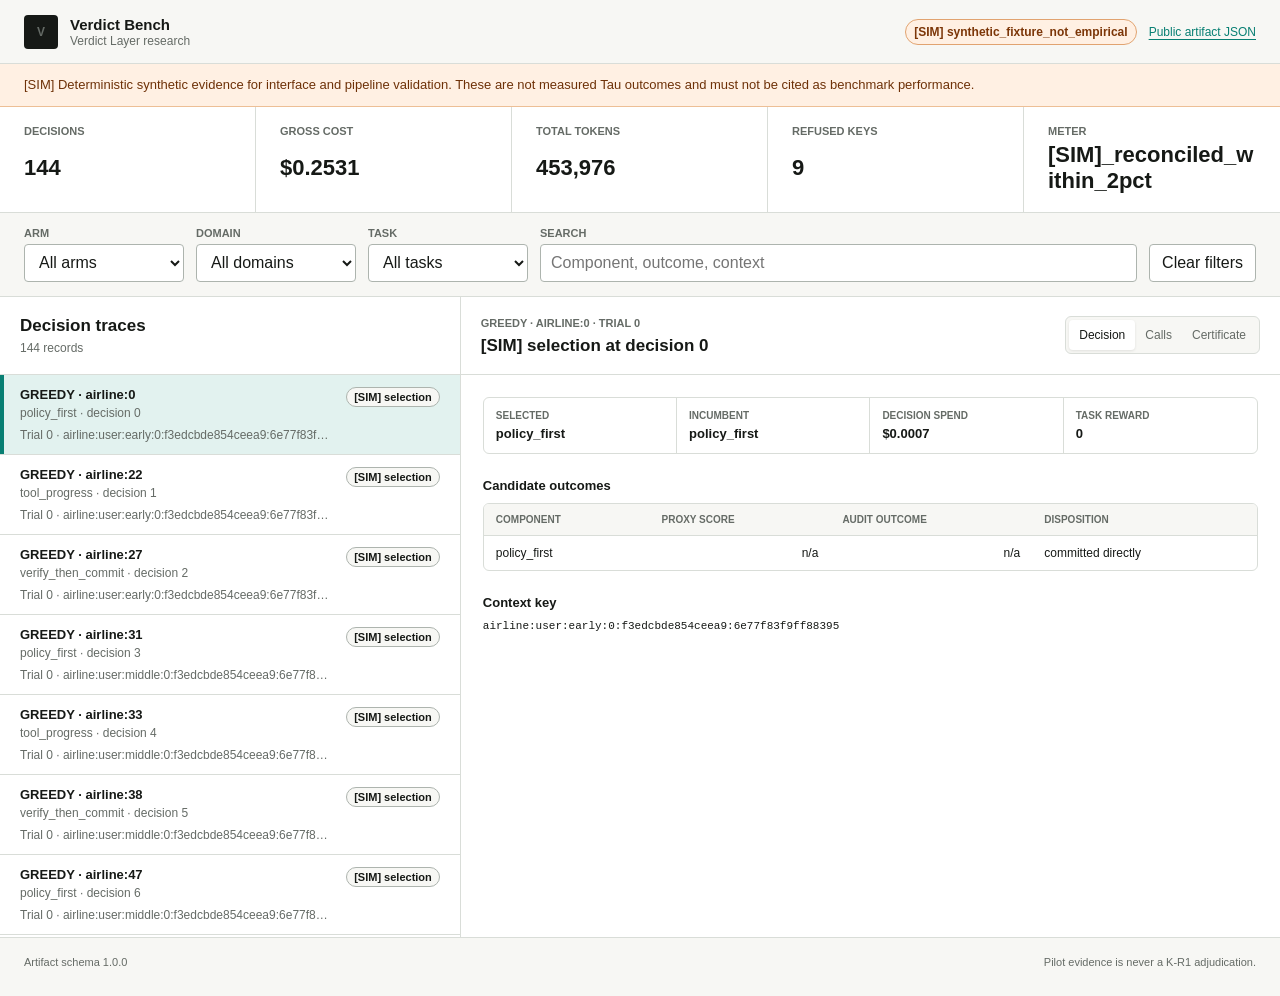
<file: site/index.html>
<!doctype html>
<html lang="en">
  <head>
    <meta charset="utf-8" />
    <meta name="viewport" content="width=device-width, initial-scale=1" />
    <meta name="description" content="Verdict Bench public decision trace explorer" />
    <title>Verdict Bench Trace Explorer</title>
    <link rel="stylesheet" href="styles.css?v=sim-v0.1.0-20260709b" />
  </head>
  <body>
    <header class="app-header">
      <div class="brand-block">
        <span class="brand-mark" aria-hidden="true">V</span>
        <div>
          <strong>Verdict Bench</strong>
          <span>Verdict Layer research</span>
        </div>
      </div>
      <div class="header-meta">
        <span id="run-status" class="status-badge">Loading</span>
        <a href="data.json">Public artifact JSON</a>
      </div>
    </header>

    <main>
      <section class="evidence-banner" id="evidence-banner" aria-live="polite"></section>

      <section class="metrics" aria-label="Run summary">
        <div><span>Decisions</span><strong id="metric-decisions">0</strong></div>
        <div><span>Gross cost</span><strong id="metric-cost">$0.00</strong></div>
        <div><span>Total tokens</span><strong id="metric-tokens">0</strong></div>
        <div><span>Refused keys</span><strong id="metric-refusals">0</strong></div>
        <div><span>Meter</span><strong id="metric-meter">n/a</strong></div>
      </section>

      <section class="control-band" aria-label="Trace filters">
        <label>
          <span>Arm</span>
          <select id="arm-filter"><option value="">All arms</option></select>
        </label>
        <label>
          <span>Domain</span>
          <select id="domain-filter"><option value="">All domains</option></select>
        </label>
        <label>
          <span>Task</span>
          <select id="task-filter"><option value="">All tasks</option></select>
        </label>
        <label class="search-control">
          <span>Search</span>
          <input id="trace-search" type="search" placeholder="Component, outcome, context" />
        </label>
        <button id="clear-filters" type="button">Clear filters</button>
      </section>

      <div class="workspace">
        <section class="decision-pane" aria-labelledby="decision-heading">
          <div class="pane-heading">
            <div>
              <h1 id="decision-heading">Decision traces</h1>
              <p id="result-count">0 records</p>
            </div>
          </div>
          <div id="decision-list" class="decision-list" role="listbox" tabindex="0"></div>
        </section>

        <section class="detail-pane" aria-labelledby="detail-title">
          <div class="detail-header">
            <div>
              <span id="detail-context" class="eyebrow">Select a trace</span>
              <h2 id="detail-title">Decision evidence</h2>
            </div>
            <div class="segmented" role="tablist" aria-label="Trace views">
              <button type="button" role="tab" data-tab="decision" aria-selected="true">Decision</button>
              <button type="button" role="tab" data-tab="calls" aria-selected="false">Calls</button>
              <button type="button" role="tab" data-tab="certificate" aria-selected="false">Certificate</button>
            </div>
          </div>
          <div id="detail-content" class="detail-content">
            <p class="empty-state">Choose a decision to inspect generation, scoring, spend, and certificate evidence.</p>
          </div>
        </section>
      </div>
    </main>

    <footer>
      <span id="provenance-line">Source provenance loading</span>
      <span>Pilot evidence is never a K-R1 adjudication.</span>
    </footer>

    <script src="data.js?v=sim-v0.1.0-20260709b"></script>
    <script src="app.js?v=sim-v0.1.0-20260709b"></script>
  </body>
</html>
</file>
<file: site/styles.css>
:root {
  color-scheme: light;
  --paper: #f7f7f4;
  --surface: #ffffff;
  --ink: #161916;
  --muted: #656b66;
  --line: #d9ddd8;
  --line-strong: #adb4ae;
  --teal: #087f73;
  --teal-soft: #e2f2ef;
  --orange: #c45f18;
  --orange-soft: #fff0e3;
  --red: #a93c35;
  --red-soft: #fae9e7;
  --focus: #0067a3;
  font-family: Inter, ui-sans-serif, -apple-system, BlinkMacSystemFont, "Segoe UI", sans-serif;
  font-size: 16px;
  letter-spacing: 0;
}

* {
  box-sizing: border-box;
}

body {
  margin: 0;
  min-width: 320px;
  background: var(--paper);
  color: var(--ink);
}

button,
input,
select {
  color: inherit;
  font: inherit;
  letter-spacing: 0;
}

button,
select,
input {
  border: 1px solid var(--line-strong);
  border-radius: 4px;
  background: var(--surface);
}

button {
  min-height: 38px;
  padding: 7px 12px;
  cursor: pointer;
}

button:hover {
  border-color: var(--ink);
}

button:focus-visible,
select:focus-visible,
input:focus-visible,
a:focus-visible,
.decision-row:focus-visible {
  outline: 3px solid color-mix(in srgb, var(--focus) 35%, transparent);
  outline-offset: 2px;
}

a {
  color: var(--teal);
  text-underline-offset: 3px;
}

.app-header {
  position: sticky;
  z-index: 10;
  top: 0;
  display: flex;
  min-height: 64px;
  align-items: center;
  justify-content: space-between;
  gap: 24px;
  padding: 10px 24px;
  border-bottom: 1px solid var(--line);
  background: color-mix(in srgb, var(--paper) 94%, transparent);
  backdrop-filter: blur(12px);
}

.brand-block,
.header-meta {
  display: flex;
  align-items: center;
  gap: 12px;
}

.brand-block > div {
  display: grid;
  gap: 1px;
}

.brand-block strong {
  font-size: 15px;
}

.brand-block span,
.header-meta {
  color: var(--muted);
  font-size: 12px;
}

.brand-mark {
  display: grid;
  width: 34px;
  height: 34px;
  place-items: center;
  border-radius: 4px;
  background: var(--ink);
  color: #fff;
  font-weight: 750;
}

.status-badge {
  display: inline-flex;
  min-height: 26px;
  align-items: center;
  padding: 3px 8px;
  border: 1px solid #e1a370;
  border-radius: 999px;
  background: var(--orange-soft);
  color: #7c3608;
  font-weight: 700;
}

main {
  width: min(1600px, 100%);
  margin: 0 auto;
}

.evidence-banner {
  min-height: 42px;
  padding: 11px 24px;
  border-bottom: 1px solid #edbf96;
  background: var(--orange-soft);
  color: #6e3108;
  font-size: 13px;
  line-height: 1.5;
}

.metrics {
  display: grid;
  grid-template-columns: repeat(5, minmax(0, 1fr));
  border-bottom: 1px solid var(--line);
  background: var(--surface);
}

.metrics > div {
  display: grid;
  min-width: 0;
  gap: 5px;
  padding: 18px 24px;
  border-right: 1px solid var(--line);
}

.metrics > div:last-child {
  border-right: 0;
}

.metrics span,
.control-band label > span,
.eyebrow {
  color: var(--muted);
  font-size: 11px;
  font-weight: 700;
  text-transform: uppercase;
}

.metrics strong {
  overflow-wrap: anywhere;
  font-size: 22px;
  font-variant-numeric: tabular-nums;
}

.control-band {
  display: grid;
  grid-template-columns: 160px 160px 160px minmax(220px, 1fr) auto;
  gap: 12px;
  align-items: end;
  padding: 14px 24px;
  border-bottom: 1px solid var(--line);
}

.control-band label {
  display: grid;
  min-width: 0;
  gap: 5px;
}

.control-band select,
.control-band input {
  width: 100%;
  height: 38px;
  padding: 7px 10px;
}

.workspace {
  display: grid;
  min-height: 640px;
  grid-template-columns: minmax(350px, 0.72fr) minmax(520px, 1.28fr);
  background: var(--surface);
}

.decision-pane {
  min-width: 0;
  border-right: 1px solid var(--line);
}

.pane-heading,
.detail-header {
  display: flex;
  min-height: 78px;
  align-items: center;
  justify-content: space-between;
  gap: 16px;
  padding: 14px 20px;
  border-bottom: 1px solid var(--line);
}

h1,
h2,
h3,
p {
  margin: 0;
}

h1,
h2 {
  font-size: 17px;
  line-height: 1.3;
}

h3 {
  font-size: 13px;
}

.pane-heading p {
  margin-top: 3px;
  color: var(--muted);
  font-size: 12px;
}

.decision-list {
  max-height: calc(100vh - 340px);
  min-height: 480px;
  overflow: auto;
}

.decision-row {
  display: grid;
  width: 100%;
  min-height: 76px;
  grid-template-columns: 1fr auto;
  gap: 8px 16px;
  align-items: center;
  padding: 12px 20px;
  border: 0;
  border-bottom: 1px solid var(--line);
  border-radius: 0;
  text-align: left;
}

.decision-row:hover {
  background: #f1f4f1;
}

.decision-row[aria-selected="true"] {
  box-shadow: inset 4px 0 0 var(--teal);
  background: var(--teal-soft);
}

.decision-primary,
.decision-secondary {
  min-width: 0;
}

.decision-primary strong,
.decision-primary span,
.decision-secondary span {
  display: block;
  overflow: hidden;
  text-overflow: ellipsis;
  white-space: nowrap;
}

.decision-primary strong {
  margin-bottom: 4px;
  font-size: 13px;
}

.decision-primary span,
.decision-secondary {
  color: var(--muted);
  font-size: 12px;
}

.outcome-chip {
  align-self: start;
  padding: 3px 7px;
  border: 1px solid var(--line-strong);
  border-radius: 999px;
  background: var(--paper);
  font-size: 11px;
  font-weight: 700;
  white-space: nowrap;
}

.outcome-chip.accept {
  border-color: #7db9b0;
  background: var(--teal-soft);
  color: #075c54;
}

.outcome-chip.refuse {
  border-color: #dda2a0;
  background: var(--red-soft);
  color: var(--red);
}

.detail-pane {
  min-width: 0;
}

.detail-header > div:first-child {
  min-width: 0;
}

.detail-header h2 {
  margin-top: 4px;
  overflow-wrap: anywhere;
}

.segmented {
  display: inline-flex;
  flex: none;
  padding: 3px;
  border: 1px solid var(--line);
  border-radius: 6px;
  background: var(--paper);
}

.segmented button {
  min-height: 30px;
  padding: 4px 10px;
  border: 0;
  background: transparent;
  color: var(--muted);
  font-size: 12px;
}

.segmented button[aria-selected="true"] {
  background: var(--surface);
  box-shadow: 0 1px 3px #00000018;
  color: var(--ink);
}

.detail-content {
  min-height: 520px;
  padding: 22px;
}

.empty-state {
  max-width: 460px;
  padding-top: 60px;
  color: var(--muted);
  line-height: 1.6;
}

.detail-grid {
  display: grid;
  grid-template-columns: repeat(4, minmax(0, 1fr));
  border: 1px solid var(--line);
  border-radius: 6px;
}

.detail-grid > div {
  min-width: 0;
  padding: 12px;
  border-right: 1px solid var(--line);
}

.detail-grid > div:last-child {
  border-right: 0;
}

.detail-grid span,
.evidence-section th {
  color: var(--muted);
  font-size: 10px;
  font-weight: 700;
  text-transform: uppercase;
}

.detail-grid span {
  display: block;
  margin-bottom: 5px;
}

.detail-grid strong {
  display: block;
  overflow-wrap: anywhere;
  font-size: 13px;
  font-variant-numeric: tabular-nums;
}

.evidence-section {
  margin-top: 24px;
}

.evidence-section h3 {
  margin-bottom: 10px;
}

.table-wrap {
  overflow-x: auto;
  border: 1px solid var(--line);
  border-radius: 6px;
}

table {
  width: 100%;
  border-collapse: collapse;
  font-size: 12px;
}

th,
td {
  padding: 10px 12px;
  border-bottom: 1px solid var(--line);
  text-align: left;
  vertical-align: top;
}

th {
  background: var(--paper);
}

tr:last-child td {
  border-bottom: 0;
}

td.numeric {
  text-align: right;
  font-variant-numeric: tabular-nums;
  white-space: nowrap;
}

.timeline {
  border-left: 2px solid var(--line);
  margin-left: 7px;
}

.timeline-item {
  position: relative;
  display: grid;
  grid-template-columns: minmax(100px, 0.7fr) minmax(180px, 1.3fr) auto;
  gap: 14px;
  padding: 0 0 18px 20px;
  font-size: 12px;
}

.timeline-item::before {
  position: absolute;
  top: 3px;
  left: -6px;
  width: 10px;
  height: 10px;
  border: 2px solid var(--surface);
  border-radius: 50%;
  background: var(--teal);
  content: "";
}

.timeline-item span {
  min-width: 0;
  overflow-wrap: anywhere;
}

.mono {
  font-family: ui-monospace, SFMono-Regular, Menlo, Consolas, monospace;
  font-size: 11px;
}

footer {
  display: flex;
  justify-content: space-between;
  gap: 20px;
  padding: 18px 24px 28px;
  border-top: 1px solid var(--line);
  color: var(--muted);
  font-size: 11px;
}

@media (max-width: 1050px) {
  .metrics {
    grid-template-columns: repeat(3, minmax(0, 1fr));
  }

  .metrics > div:nth-child(3) {
    border-right: 0;
  }

  .metrics > div:nth-child(n + 4) {
    border-top: 1px solid var(--line);
  }

  .control-band {
    grid-template-columns: repeat(3, minmax(0, 1fr));
  }

  .search-control {
    grid-column: span 2;
  }

  .workspace {
    grid-template-columns: minmax(310px, 0.8fr) minmax(430px, 1.2fr);
  }

  .detail-grid {
    grid-template-columns: repeat(2, minmax(0, 1fr));
  }

  .detail-grid > div:nth-child(2) {
    border-right: 0;
  }

  .detail-grid > div:nth-child(n + 3) {
    border-top: 1px solid var(--line);
  }
}

@media (max-width: 760px) {
  .app-header,
  .header-meta,
  footer {
    align-items: flex-start;
    flex-direction: column;
  }

  .app-header {
    position: static;
    gap: 10px;
    padding: 12px 16px;
  }

  .header-meta {
    gap: 6px;
  }

  .evidence-banner,
  .metrics > div,
  .control-band {
    padding-left: 16px;
    padding-right: 16px;
  }

  .metrics {
    grid-template-columns: repeat(2, minmax(0, 1fr));
  }

  .metrics > div {
    border-top: 1px solid var(--line);
    border-right: 1px solid var(--line);
  }

  .metrics > div:nth-child(2n) {
    border-right: 0;
  }

  .metrics > div:last-child {
    grid-column: 1 / -1;
    border-right: 0;
  }

  .control-band {
    grid-template-columns: 1fr 1fr;
  }

  .search-control {
    grid-column: 1 / -1;
  }

  .workspace {
    display: block;
  }

  .decision-pane {
    border-right: 0;
  }

  .decision-list {
    max-height: 420px;
    min-height: 300px;
    border-bottom: 1px solid var(--line);
  }

  .detail-header {
    align-items: flex-start;
    flex-direction: column;
  }

  .segmented {
    width: 100%;
  }

  .segmented button {
    flex: 1;
  }

  .detail-content {
    padding: 16px;
  }

  .timeline-item {
    grid-template-columns: 1fr;
    gap: 3px;
  }
}
</file>
